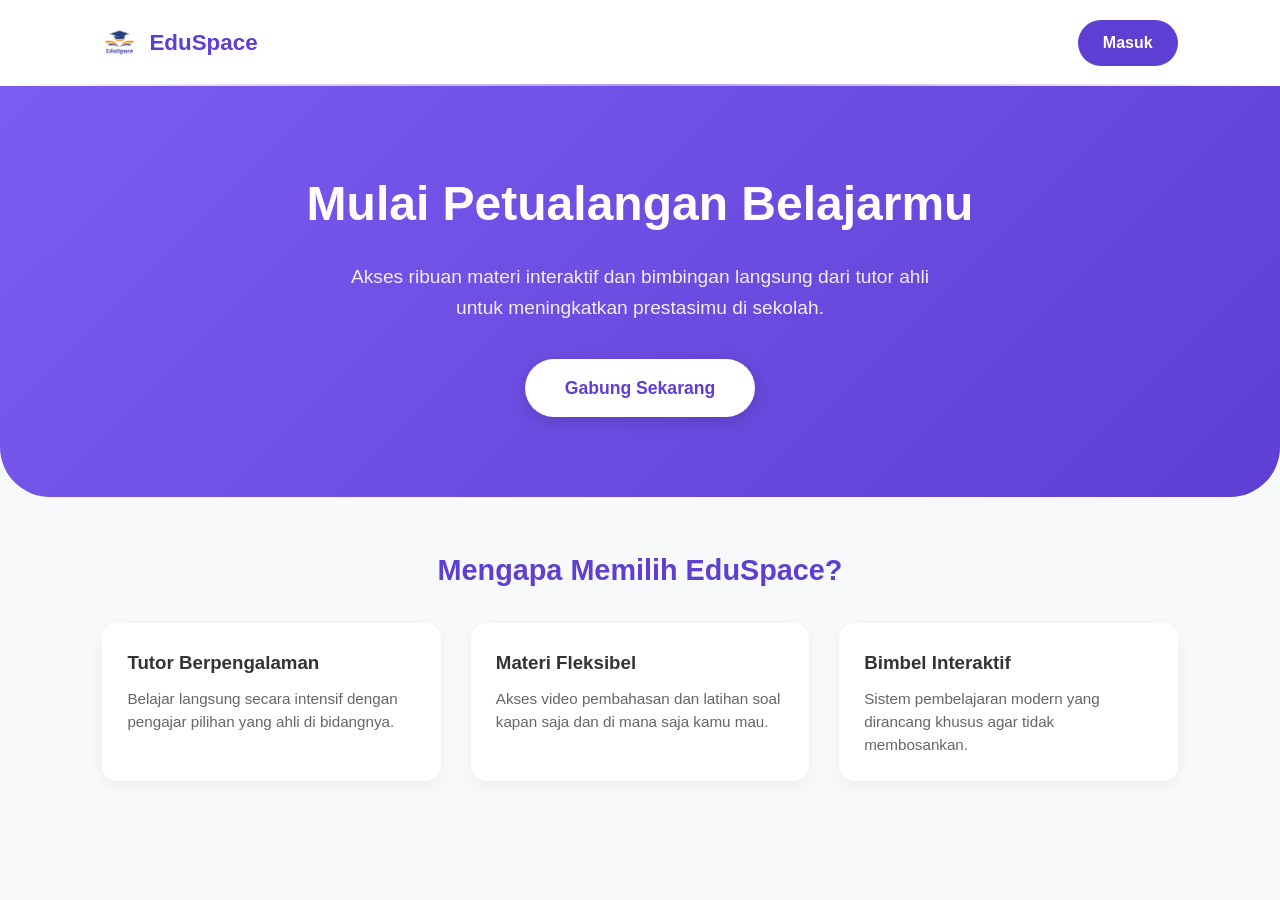
<file: index.html>
<!DOCTYPE html>
<html lang="id">
<head>
    <meta charset="UTF-8">
    <meta name="viewport" content="width=device-width, initial-scale=1.0">
    <title>EduSpace - Bimbel Online Terbaik</title>
    <link rel="stylesheet" href="style.css">
</head>
<body>

    <div id="loader-wrapper">
        <div class="loader"></div>
    </div>

    <nav class="landing-nav animate-slide-from-nav">
        <a href="index.html" class="landing-logo">
            <img src="logo.png" class="logo-img"> 
            <span class="logo-text">EduSpace</span>
        </a>
        <a href="login.html" class="btn-login-landing">Masuk</a>
    </nav>

    <section class="landing-hero animate-slide-from-nav hero-delay">
        <h1>Mulai Petualangan Belajarmu</h1>
        <p>Akses ribuan materi interaktif dan bimbingan langsung dari tutor ahli untuk meningkatkan prestasimu di sekolah.</p>
        <a href="login.html" class="btn-cta-landing">Gabung Sekarang</a>
    </section>

    <section class="landing-features">
        <h2 class="animate-fade-up delay-title">Mengapa Memilih EduSpace?</h2>
        <div class="landing-grid">
            <div class="landing-card animate-fade-up delay-left">
                <h3>Tutor Berpengalaman</h3>
                <p>Belajar langsung secara intensif dengan pengajar pilihan yang ahli di bidangnya.</p>
            </div>
            <div class="landing-card animate-fade-up delay-middle">
                <h3>Materi Fleksibel</h3>
                <p>Akses video pembahasan dan latihan soal kapan saja dan di mana saja kamu mau.</p>
            </div>
            <div class="landing-card animate-fade-up delay-right">
                <h3>Bimbel Interaktif</h3>
                <p>Sistem pembelajaran modern yang dirancang khusus agar tidak membosankan.</p>
            </div>
        </div>
    </section>

    <script src="index.js"></script>
</body>
</html>
</file>
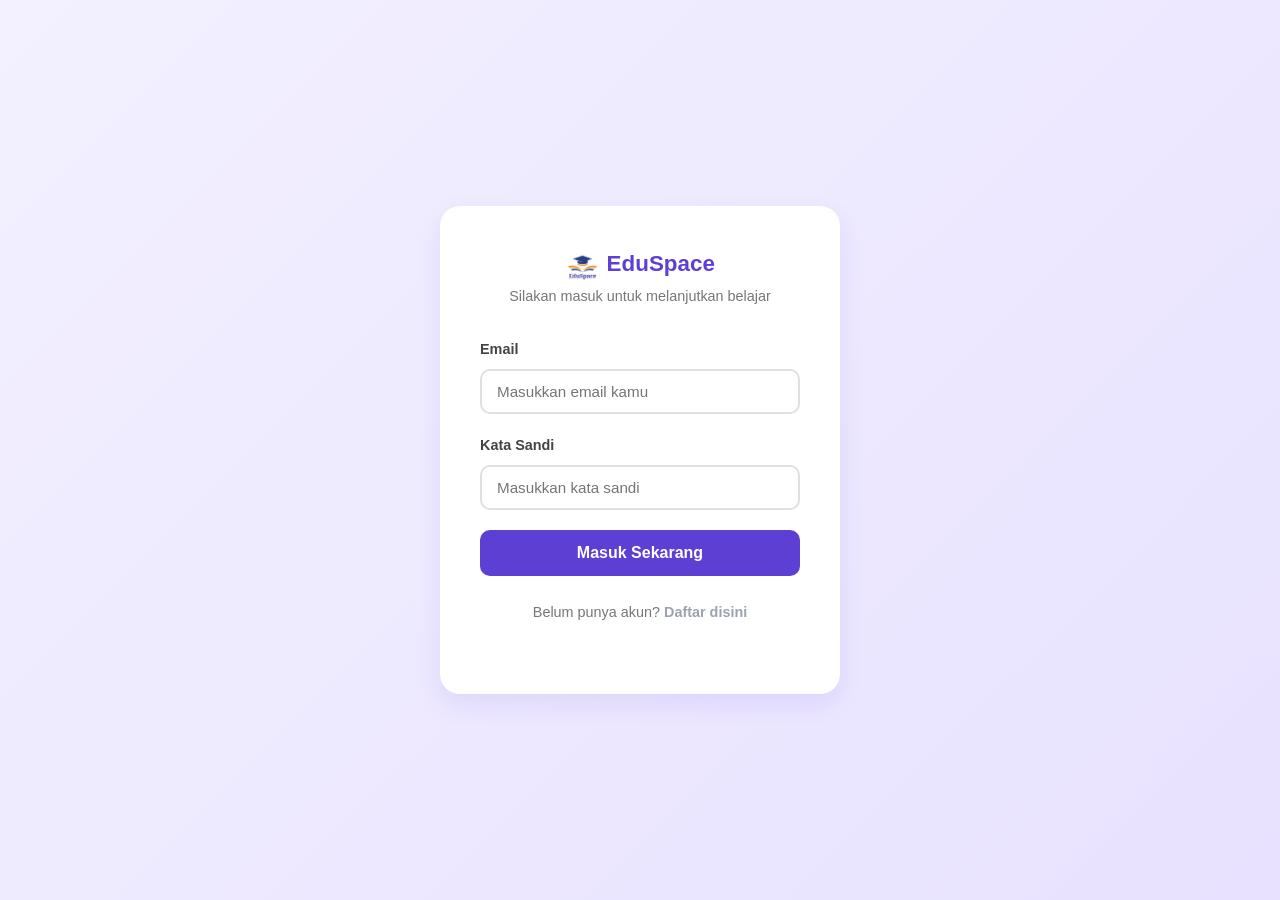
<file: login.html>
<!DOCTYPE html>
<html lang="id">
<head>
    <meta charset="UTF-8">
    <meta name="viewport" content="width=device-width, initial-scale=1.0">
    <title>Masuk ke EduSpace</title>
    <link rel="stylesheet" href="style.css">
</head>
<body class="login-page-body">

    <div id="loader-wrapper">
        <div class="loader"></div>
    </div>
    
    <div class="login-container">
        <img src="logo.png" class="logo-img">
        <span class="logo-text">EduSpace</span>
        <p>Silakan masuk untuk melanjutkan belajar</p>
        
        <form action="main.html">
            <div class="form-group">
                <label for="email">Email</label>
                <input type="email" id="email" placeholder="Masukkan email kamu" required>
            </div>
            
            <div class="form-group">
                <label for="password">Kata Sandi</label>
                <input type="password" id="password" placeholder="Masukkan kata sandi" required>
            </div>

            <button type="submit" class="btn-submit">Masuk Sekarang</button>
        </form>

        <div class="footer-links">
            <p>Belum punya akun? <a href="#">Daftar disini</a></p>
        </div>
    </div>

    <script src="index.js"></script>
</body>
</html>
</file>
<file: style.css>
* {
    margin: 0;
    padding: 0;
    box-sizing: border-box;
}

:root {
    --primary: #4F46E5;
    --primary-dark: #4338CA;
    --secondary: #10B981;
    --accent: #F59E0B;
    --dark: #1F2937;
    --light: #F9FAFB;
    --gray: #6B7280;
    --gradient: linear-gradient(135deg, #4F46E5 0%, #7C3AED 100%);
}

html {
    scroll-behavior: smooth;
}

body {
    font-family: 'Poppins', sans-serif;
    line-height: 1.6;
    color: var(--dark);
    overflow-x: hidden;
    background-color: #f8f9fa;
}

#loader-wrapper {
    position: fixed;
    top: 0;
    left: 0;
    width: 100%;
    height: 100%;
    background: #f8f9fa;
    z-index: 9999;
    display: flex;
    justify-content: center;
    align-items: center;
    transition: opacity 0.5s ease, visibility 0.5s ease;
}

.loader {
    border: 5px solid #e0e0e0;
    border-top: 5px solid var(--primary);
    border-radius: 50%;
    width: 50px;
    height: 50px;
    animation: spin 1s linear infinite;
}

@keyframes spin {
    0% { transform: rotate(0deg); }
    100% { transform: rotate(360deg); }
}

.logo-img {
    height: 35px;
    width: 35px;
    object-fit: contain;
    padding: 3px;          
    background-color: #ffffff; 
    max-width: 100%;
    display: inline-block;
    vertical-align: middle;
}

.logo-text {
    font-size: 1.4rem;
    font-weight: 700;
    color: #5d3fd3;
    margin-left: 2px;
    text-decoration: none;
}

.landing-logo {
    font-size: 24px;
    font-weight: bold;
    color: #5d3fd3;
    display: flex;
    align-items: center;
    gap: 10px;
    text-decoration: none; 
}

.animate-slide-from-nav {
    opacity: 0;
    transform: translateY(-80px);
    animation: slideFromNav 0.8s cubic-bezier(0.25, 1, 0.5, 1) forwards;
}

@keyframes slideFromNav {
    to {
        opacity: 1;
        transform: translateY(0);
    }
}
.animate-fade-down {
    opacity: 0;
    transform: translateY(-30px);
    animation: fadeInDown 0.8s ease forwards;
}

.hero-delay {
    animation-delay: 0.3s;
}

@keyframes fadeInDown {
    to {
        opacity: 1;
        transform: translateY(0);
    }
}

.animate-fade-up {
    opacity: 0;
    transform: translateY(30px);
    transition: opacity 0.6s ease, transform 0.6s ease;
}

.animate-fade-up.is-visible {
    opacity: 1;
    transform: translateY(0);
}

.delay-title { transition-delay: 0s; }
.delay-middle { transition-delay: 0.2s; }
.delay-left { transition-delay: 0.4s; }
.delay-right { transition-delay: 0.6s; }

.landing-nav {
    display: flex;
    justify-content: space-between;
    align-items: center;
    padding: 20px 8%;
    background-color: #ffffff; 
    position: sticky;
    top: 0;
    z-index: 1000; 
}

.landing-nav::after {
    content: '';
    position: absolute;
    bottom: 0;
    left: 0;
    width: 100%;
    height: 1.5px;
    background: linear-gradient(90deg, rgba(93,63,211,0) 0%, rgba(93,63,211,0.5) 50%, rgba(93,63,211,0) 100%);
}

.btn-login-landing {
    background-color: #5d3fd3;
    color: white;
    padding: 10px 25px;
    border-radius: 25px;
    text-decoration: none;
    font-weight: 600;
    transition: background 0.3s;
}

.btn-login-landing:hover {
    background-color: #4b32b3;
}

.landing-hero {
    background: linear-gradient(135deg, #7a5cf0, #5d3fd3);
    color: white;
    text-align: center;
    padding: 80px 20px;
    border-bottom-left-radius: 50px;
    border-bottom-right-radius: 50px;
    position: relative;
    z-index: 10; 
}

.landing-hero h1 {
    font-size: 3rem;
    margin-bottom: 20px;
    font-weight: 700;
}

.landing-hero p {
    font-size: 1.2rem;
    margin-bottom: 35px;
    opacity: 0.9;
    max-width: 600px;
    margin-left: auto;
    margin-right: auto;
}

.btn-cta-landing {
    background-color: #ffffff;
    color: #5d3fd3;
    padding: 15px 40px;
    border-radius: 30px;
    text-decoration: none;
    font-weight: bold;
    font-size: 1.1rem;
    box-shadow: 0 4px 15px rgba(0, 0, 0, 0.15);
    transition: transform 0.2s, box-shadow 0.2s;
    display: inline-block;
}

.btn-cta-landing:hover {
    transform: translateY(-2px);
    box-shadow: 0 6px 20px rgba(0, 0, 0, 0.2);
}

.landing-features {
    padding: 50px 8%;
    text-align: center;
}

.landing-features h2 {
    color: #5d3fd3;
    margin-bottom: 30px;
    font-size: 1.8rem;
}

.landing-grid {
    display: grid;
    grid-template-columns: repeat(auto-fit, minmax(250px, 1fr));
    gap: 30px;
}

.landing-card {
    background: white;
    padding: 25px;
    border-radius: 15px;
    box-shadow: 0 5px 15px rgba(0,0,0,0.05);
    text-align: left;
}

.landing-card h3 {
    color: #333;
    margin-bottom: 10px;
}

.landing-card p {
    color: #666;
    font-size: 0.95rem;
    line-height: 1.5;
}

/* login.html */

body.login-page-body {
    background: linear-gradient(135deg, #f3f0ff, #e8e2ff);
    height: 100vh;
    display: flex;
    justify-content: center;
    align-items: center;
    padding: 20px;
}

.login-container {
    background-color: #ffffff;
    padding: 40px;
    border-radius: 20px;
    box-shadow: 0 10px 25px rgba(93, 63, 211, 0.1);
    width: 100%;
    max-width: 400px;
    text-align: center;
}

.login-container h2 {
    color: #5d3fd3;
    margin-bottom: 10px;
    font-weight: 700;
}

.login-container p {
    color: #777;
    font-size: 0.9rem;
    margin-bottom: 30px;
}

.login-container .form-group {
    text-align: left;
    margin-bottom: 20px;
}

.login-container .form-group label {
    display: block;
    margin-bottom: 8px;
    color: #444;
    font-size: 0.9rem;
    font-weight: 600;
}

.login-container .form-group input {
    width: 100%;
    padding: 12px 15px;
    border: 2px solid #e0e0e0;
    border-radius: 10px;
    outline: none;
    font-size: 0.95rem;
    transition: border-color 0.3s;
}

.login-container .form-group input:focus {
    border-color: #5d3fd3;
}

.btn-submit {
    width: 100%;
    background-color: #5d3fd3;
    color: white;
    border: none;
    padding: 14px;
    border-radius: 10px;
    font-size: 1rem;
    font-weight: bold;
    cursor: pointer;
    transition: background 0.3s;
    margin-top: 10px;
    display: block;
    text-decoration: none;
}

.btn-submit:hover {
    background-color: #4b32b3;
}

.footer-links {
    margin-top: 25px;
    font-size: 0.85rem;
    color: #666;
}

.footer-links a {
    color: #5d3fd3;
    text-decoration: none;
    font-weight: 600;
}

.footer-links a:hover {
    text-decoration: underline;
}


/* main.html */
.navbar {
    position: fixed;
    top: 0;
    left: 0;
    right: 0;
    background: rgba(255, 255, 255, 0.95);
    backdrop-filter: blur(10px);
    padding: 1rem 5%;
    display: flex;
    justify-content: space-between;
    align-items: center;
    z-index: 1000;
    box-shadow: 0 2px 20px rgba(0, 0, 0, 0.1);
    transition: all 0.3s ease;
}

.logo {
    font-size: 1.8rem;
    font-weight: 700;
    color: var(--primary);
    text-decoration: none;
    display: flex;
    align-items: center;
    gap: 0.5rem;
}

.logo i {
    font-size: 2rem;
}

.nav-links {
    display: flex;
    list-style: none;
    gap: 2rem;
}

.nav-links a {
    text-decoration: none;
    color: var(--dark);
    font-weight: 500;
    transition: color 0.3s;
    position: relative;
}

.nav-links a::after {
    content: '';
    position: absolute;
    bottom: -5px;
    left: 0;
    width: 0;
    height: 2px;
    background: var(--primary);
    transition: width 0.3s;
}

.nav-links a:hover::after {
    width: 100%;
}

.nav-links a:hover {
    color: var(--primary);
}

.hamburger {
    display: none;
    flex-direction: column;
    cursor: pointer;
    gap: 5px;
}

.hamburger span {
    width: 25px;
    height: 3px;
    background: var(--dark);
    transition: all 0.3s;
}

.hero {
    min-height: 100vh;
    display: flex;
    align-items: center;
    justify-content: center;
    background: var(--gradient);
    position: relative;
    overflow: hidden;
    padding: 100px 5% 50px;
}

.hero::before {
    content: '';
    position: absolute;
    top: -50%;
    right: -20%;
    width: 800px;
    height: 800px;
    background: rgba(255, 255, 255, 0.1);
    border-radius: 50%;
}

.hero::after {
    content: '';
    position: absolute;
    bottom: -30%;
    left: -10%;
    width: 600px;
    height: 600px;
    background: rgba(255, 255, 255, 0.05);
    border-radius: 50%;
}

.hero-content {
    text-align: center;
    color: white;
    position: relative;
    z-index: 1;
    max-width: 800px;
}

.hero h1 {
    font-size: 3.5rem;
    font-weight: 700;
    margin-bottom: 1.5rem;
    animation: fadeInUp 1s ease;
}

.hero p {
    font-size: 1.3rem;
    margin-bottom: 2.5rem;
    opacity: 0.9;
    animation: fadeInUp 1s ease 0.2s both;
}

.btn {
    display: inline-block;
    padding: 1rem 2.5rem;
    border-radius: 50px;
    text-decoration: none;
    font-weight: 600;
    transition: all 0.3s;
    cursor: pointer;
    border: none;
    font-size: 1rem;
}

.btn-primary {
    background: white;
    color: var(--primary);
    box-shadow: 0 10px 30px rgba(0, 0, 0, 0.2);
}

.btn-primary:hover {
    transform: translateY(-3px);
    box-shadow: 0 15px 40px rgba(0, 0, 0, 0.3);
}

.btn-secondary {
    background: var(--primary);
    color: white;
}

.btn-secondary:hover {
    background: var(--primary-dark);
    transform: translateY(-3px);
}

.floating-icons {
    position: absolute;
    width: 100%;
    height: 100%;
    top: 0;
    left: 0;
    overflow: hidden;
    z-index: 0;
}

.floating-icons i {
    position: absolute;
    font-size: 2rem;
    color: rgba(255, 255, 255, 0.15);
    animation: float 6s ease-in-out infinite;
}

.floating-icons i:nth-child(1) { top: 20%; left: 10%; animation-delay: 0s; }
.floating-icons i:nth-child(2) { top: 60%; left: 5%; animation-delay: 1s; }
.floating-icons i:nth-child(3) { top: 30%; right: 10%; animation-delay: 2s; }
.floating-icons i:nth-child(4) { top: 70%; right: 15%; animation-delay: 3s; }
.floating-icons i:nth-child(5) { top: 15%; right: 30%; animation-delay: 4s; }
.floating-icons i:nth-child(6) { bottom: 20%; left: 20%; animation-delay: 5s; }

@keyframes float {
    0%, 100% { transform: translateY(0px) rotate(0deg); }
    50% { transform: translateY(-20px) rotate(10deg); }
}

@keyframes fadeInUp {
    from {
        opacity: 0;
        transform: translateY(30px);
    }
    to {
        opacity: 1;
        transform: translateY(0);
    }
}

section {
    padding: 100px 5%;
}

.section-title {
    text-align: center;
    margin-bottom: 4rem;
}

.section-title h2 {
    font-size: 2.5rem;
    color: var(--dark);
    margin-bottom: 1rem;
    position: relative;
    display: inline-block;
}

.section-title h2::after {
    content: '';
    position: absolute;
    bottom: -10px;
    left: 50%;
    transform: translateX(-50%);
    width: 60px;
    height: 4px;
    background: var(--primary);
    border-radius: 2px;
}

.section-title p {
    color: var(--gray);
    font-size: 1.1rem;
    max-width: 600px;
    margin: 0 auto;
}

.about {
    background: var(--light);
}

.about-container {
    display: grid;
    grid-template-columns: 1fr 1fr;
    gap: 4rem;
    align-items: center;
    max-width: 1200px;
    margin: 0 auto;
}

.about-image {
    position: relative;
}

.about-image img {
    width: 100%;
    border-radius: 20px;
    box-shadow: 0 20px 50px rgba(0, 0, 0, 0.1);
}

.about-image::before {
    content: '';
    position: absolute;
    top: -20px;
    left: -20px;
    width: 100%;
    height: 100%;
    border: 3px solid var(--primary);
    border-radius: 20px;
    z-index: -1;
}

.about-content h3 {
    font-size: 2rem;
    color: var(--dark);
    margin-bottom: 1.5rem;
}

.about-content p {
    color: var(--gray);
    margin-bottom: 1.5rem;
    line-height: 1.8;
}

.vision-mission {
    display: grid;
    grid-template-columns: 1fr 1fr;
    gap: 1.5rem;
    margin-top: 2rem;
}

.vm-card {
    background: white;
    padding: 1.5rem;
    border-radius: 15px;
    box-shadow: 0 5px 20px rgba(0, 0, 0, 0.05);
}

.vm-card h4 {
    color: var(--primary);
    margin-bottom: 0.5rem;
    display: flex;
    align-items: center;
    gap: 0.5rem;
}

.vm-card p {
    color: var(--gray);
    font-size: 0.95rem;
    margin-bottom: 0;
}

.courses {
    background: white;
}

.courses-grid {
    display: grid;
    grid-template-columns: repeat(auto-fit, minmax(280px, 1fr));
    gap: 2rem;
    max-width: 1200px;
    margin: 0 auto;
}

.course-card {
    background: white;
    border-radius: 20px;
    overflow: hidden;
    box-shadow: 0 10px 40px rgba(0, 0, 0, 0.1);
    transition: all 0.3s;
    position: relative;
}

.course-card:hover {
    transform: translateY(-10px);
    box-shadow: 0 20px 50px rgba(0, 0, 0, 0.15);
}

.course-icon {
    height: 180px;
    display: flex;
    align-items: center;
    justify-content: center;
    font-size: 4rem;
    color: white;
}

.course-card:nth-child(1) .course-icon { background: linear-gradient(135deg, #667eea 0%, #764ba2 100%); }
.course-card:nth-child(2) .course-icon { background: linear-gradient(135deg, #f093fb 0%, #f5576c 100%); }
.course-card:nth-child(3) .course-icon { background: linear-gradient(135deg, #4facfe 0%, #00f2fe 100%); }
.course-card:nth-child(4) .course-icon { background: linear-gradient(135deg, #43e97b 0%, #38f9d7 100%); }

.course-content {
    padding: 1.5rem;
}

.course-content h3 {
    font-size: 1.3rem;
    color: var(--dark);
    margin-bottom: 0.5rem;
}

.course-content p {
    color: var(--gray);
    font-size: 0.95rem;
    margin-bottom: 1rem;
}

.course-meta {
    display: flex;
    justify-content: space-between;
    align-items: center;
    padding-top: 1rem;
    border-top: 1px solid #eee;
}

.course-meta span {
    display: flex;
    align-items: center;
    gap: 0.3rem;
    color: var(--gray);
    font-size: 0.85rem;
}

.course-meta i {
    color: var(--accent);
}

.tutors {
    background: var(--light);
}

.tutors-grid {
    display: grid;
    grid-template-columns: repeat(auto-fit, minmax(280px, 1fr));
    gap: 2rem;
    max-width: 1200px;
    margin: 0 auto;
}

.tutor-card {
    background: white;
    border-radius: 20px;
    padding: 2rem;
    text-align: center;
    box-shadow: 0 10px 40px rgba(0, 0, 0, 0.05);
    transition: all 0.3s;
}

.tutor-card:hover {
    transform: translateY(-10px);
    box-shadow: 0 20px 50px rgba(0, 0, 0, 0.1);
}

.tutor-image {
    width: 120px;
    height: 120px;
    border-radius: 50%;
    margin: 0 auto 1.5rem;
    overflow: hidden;
    border: 4px solid var(--primary);
    padding: 4px;
}

.tutor-image img {
    width: 100%;
    height: 100%;
    object-fit: cover;
    border-radius: 50%;
}

.tutor-card h3 {
    font-size: 1.2rem;
    color: var(--dark);
    margin-bottom: 0.3rem;
}

.tutor-card .specialty {
    color: var(--primary);
    font-weight: 500;
    font-size: 0.9rem;
    margin-bottom: 1rem;
}

.tutor-card p {
    color: var(--gray);
    font-size: 0.9rem;
    margin-bottom: 1.5rem;
}

.tutor-social {
    display: flex;
    justify-content: center;
    gap: 1rem;
}

.tutor-social a {
    width: 40px;
    height: 40px;
    border-radius: 50%;
    background: var(--light);
    display: flex;
    align-items: center;
    justify-content: center;
    color: var(--gray);
    transition: all 0.3s;
}

.tutor-social a:hover {
    background: var(--primary);
    color: white;
}

.testimonials {
    background: var(--gradient);
    color: white;
}

.testimonials .section-title h2 {
    color: white;
}

.testimonials .section-title h2::after {
    background: white;
}

.testimonials .section-title p {
    color: rgba(255, 255, 255, 0.8);
}

.testimonials-grid {
    display: grid;
    grid-template-columns: repeat(auto-fit, minmax(350px, 1fr));
    gap: 2rem;
    max-width: 1200px;
    margin: 0 auto;
}

.testimonial-card {
    background: rgba(255, 255, 255, 0.1);
    backdrop-filter: blur(10px);
    border-radius: 20px;
    padding: 2rem;
    position: relative;
}

.testimonial-card::before {
    content: '"';
    position: absolute;
    top: 20px;
    left: 20px;
    font-size: 5rem;
    color: rgba(255, 255, 255, 0.2);
    font-family: Georgia, serif;
    line-height: 1;
}

.testimonial-content {
    position: relative;
    z-index: 1;
}

.testimonial-content p {
    font-size: 1rem;
    line-height: 1.8;
    margin-bottom: 1.5rem;
    font-style: italic;
}

.testimonial-author {
    display: flex;
    align-items: center;
    gap: 1rem;
}

.testimonial-author img {
    width: 50px;
    height: 50px;
    border-radius: 50%;
    object-fit: cover;
}

.testimonial-author .author-info h4 {
    font-size: 1rem;
    margin-bottom: 0.2rem;
}

.testimonial-author .author-info span {
    font-size: 0.85rem;
    opacity: 0.8;
}

.stars {
    color: var(--accent);
    margin-bottom: 1rem;
}

.contact {
    background: white;
}

.contact-container {
    display: grid;
    grid-template-columns: 1fr 1fr;
    gap: 4rem;
    max-width: 1200px;
    margin: 0 auto;
}

.contact-info h3 {
    font-size: 1.8rem;
    color: var(--dark);
    margin-bottom: 1.5rem;
}

.contact-info p {
    color: var(--gray);
    margin-bottom: 2rem;
}

.contact-item {
    display: flex;
    align-items: flex-start;
    gap: 1rem;
    margin-bottom: 1.5rem;
}

.contact-item i {
    width: 50px;
    height: 50px;
    background: var(--light);
    border-radius: 50%;
    display: flex;
    align-items: center;
    justify-content: center;
    color: var(--primary);
    font-size: 1.2rem;
    flex-shrink: 0;
}

.contact-item-content h4 {
    color: var(--dark);
    margin-bottom: 0.3rem;
}

.contact-item-content p, 
.contact-item-content a {
    color: var(--gray);
    text-decoration: none;
    transition: color 0.3s;
}

.contact-item-content a:hover {
    color: var(--primary);
}

.contact-form {
    background: var(--light);
    padding: 2.5rem;
    border-radius: 20px;
}

.form-group {
    margin-bottom: 1.5rem;
}

.form-group label {
    display: block;
    margin-bottom: 0.5rem;
    color: var(--dark);
    font-weight: 500;
}

.form-group input,
.form-group textarea {
    width: 100%;
    padding: 1rem;
    border: 2px solid #e5e7eb;
    border-radius: 10px;
    font-family: inherit;
    font-size: 1rem;
    transition: border-color 0.3s;
}

.form-group input:focus,
.form-group textarea:focus {
    outline: none;
    border-color: var(--primary);
}

.form-group textarea {
    resize: vertical;
    min-height: 120px;
}

footer {
    background: var(--dark);
    color: white;
    padding: 4rem 5% 2rem;
}

.footer-container {
    display: grid;
    grid-template-columns: 2fr 1fr 1fr 1fr;
    gap: 3rem;
    max-width: 1200px;
    margin: 0 auto;
}

.footer-about h3 {
    font-size: 1.5rem;
    margin-bottom: 1rem;
    display: flex;
    align-items: center;
    gap: 0.5rem;
}

.footer-about p {
    color: #9CA3AF;
    line-height: 1.8;
}

.footer-links h4 {
    font-size: 1.1rem;
    margin-bottom: 1.5rem;
}

.footer-links ul {
    list-style: none;
}

.footer-links li {
    margin-bottom: 0.8rem;
}

.footer-links a {
    color: #9CA3AF;
    text-decoration: none;
    transition: color 0.3s;
}

.footer-links a:hover {
    color: var(--primary);
}

.footer-social {
    display: flex;
    gap: 1rem;
    margin-top: 1.5rem;
}

.footer-social a {
    width: 45px;
    height: 45px;
    border-radius: 50%;
    background: rgba(255, 255, 255, 0.1);
    display: flex;
    align-items: center;
    justify-content: center;
    color: white;
    transition: all 0.3s;
}

.footer-social a:hover {
    background: var(--primary);
    transform: translateY(-3px);
}

.footer-bottom {
    text-align: center;
    padding-top: 2rem;
    margin-top: 3rem;
    border-top: 1px solid rgba(255, 255, 255, 0.1);
    color: #9CA3AF;
}

.stats {
    background: white;
    padding: 50px 5%;
}

.stats-container {
    display: grid;
    grid-template-columns: repeat(4, 1fr);
    gap: 2rem;
    max-width: 1000px;
    margin: 0 auto;
}

.stat-item {
    text-align: center;
}

.stat-item i {
    font-size: 2.5rem;
    color: var(--primary);
    margin-bottom: 1rem;
}

.stat-item h3 {
    font-size: 2.5rem;
    color: var(--dark);
    margin-bottom: 0.5rem;
}

.stat-item p {
    color: var(--gray);
}

@media (max-width: 992px) {
    .about-container, .contact-container { grid-template-columns: 1fr; }
    .about-image { order: -1; }
    .footer-container { grid-template-columns: 1fr 1fr; }
    .stats-container { grid-template-columns: repeat(2, 1fr); }
}

@media (max-width: 768px) {
    .nav-links {
        position: fixed;
        top: 70px;
        left: 0;
        right: 0;
        background: white;
        flex-direction: column;
        padding: 2rem;
        gap: 1.5rem;
        transform: translateX(-100%);
        transition: transform 0.3s;
        box-shadow: 0 10px 30px rgba(0, 0, 0, 0.1);
    }
    .nav-links.active { transform: translateX(0); }
    .hamburger { display: flex; }
    .hero h1, .landing-hero h1 { font-size: 2.5rem; }
    .hero p, .landing-hero p { font-size: 1.1rem; }
    .section-title h2 { font-size: 2rem; }
    .vision-mission, .testimonials-grid { grid-template-columns: 1fr; }
    .footer-container { grid-template-columns: 1fr; text-align: center; }
    .footer-social { justify-content: center; }
    .stats-container { grid-template-columns: 1fr 1fr; gap: 1.5rem; }
    .stat-item h3 { font-size: 2rem; }
}

@media (max-width: 480px) {
    .hero h1, .landing-hero h1 { font-size: 2rem; }
    section { padding: 60px 5%; }
    .courses-grid, .tutors-grid, .landing-grid { grid-template-columns: 1fr; }
}
</file>
